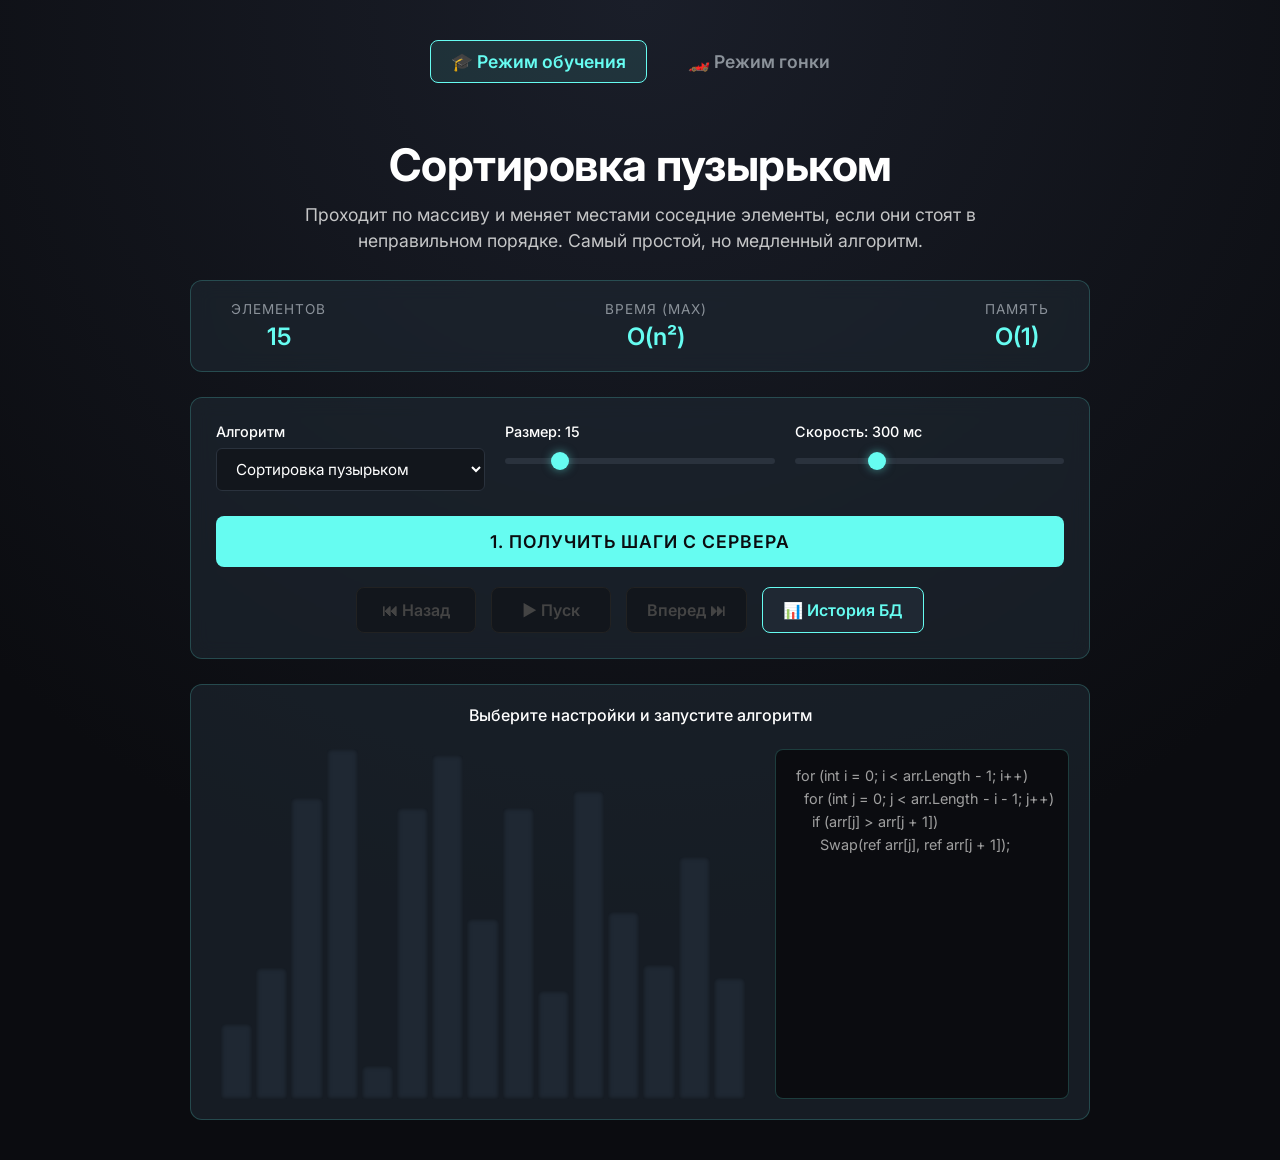
<file: src/AlgoViz.Client/index.html>
<!DOCTYPE html>
<html lang="ru">
<head>
    <meta charset="UTF-8">
    <meta name="viewport" content="width=device-width, initial-scale=1.0">
    <title>AlgoViz - Визуализатор алгоритмов</title>
    <link href="https://fonts.googleapis.com/css2?family=Inter:wght@400;500;600;700&display=swap" rel="stylesheet">
    <link rel="stylesheet" href="style.css">
</head>
<body>
    <div class="container">
        <nav class="top-nav">
            <a href="index.html" class="nav-link active">🎓 Режим обучения</a>
            <a href="race.html" class="nav-link">🏎️ Режим гонки</a>
        </nav>
        <div class="header-info">
            <h1 id="algo-title">Сортировка пузырьком</h1>
            <p id="algo-desc" class="description">Проходит по массиву и меняет местами соседние элементы, если они стоят в неправильном порядке.</p>
        </div>
        
        <div class="stats-panel">
            <div class="stat-box">
                <span class="stat-label">Элементов</span>
                <span id="el-count" class="stat-value highlight">15</span>
            </div>
            <div class="stat-box">
                <span class="stat-label">Время (Max)</span>
                <span id="time-complexity" class="stat-value highlight">O(n²)</span>
            </div>
            <div class="stat-box">
                <span class="stat-label">Память</span>
                <span id="space-complexity" class="stat-value highlight">O(1)</span>
            </div>
        </div>

        <div class="dashboard-panel">
            <div class="controls-grid">
                <div class="control-group">
                    <label>Алгоритм</label>
                    <select id="algorithmSelect" class="modern-select">
                        <option value="bubble">Сортировка пузырьком</option>
                        <option value="selection">Сортировка выбором</option>
                        <option value="quick">Быстрая сортировка</option>
                        <option value="merge">Сортировка слиянием</option>
                    </select>
                </div>

                <div class="control-group">
                    <label for="sizeSlider">Размер: <span id="sizeValue">15</span></label>
                    <input type="range" id="sizeSlider" min="5" max="60" value="15" class="modern-slider">
                </div>

                <div class="control-group">
                    <label for="speedSlider">Скорость: <span id="speedValue">300</span> мс</label>
                    <input type="range" id="speedSlider" min="10" max="1000" value="300" step="10" class="modern-slider">
                </div>
            </div>
            
           <div class="action-row">
                <button id="start-btn" class="glow-on-hover">1. Получить шаги с сервера</button>
            </div>

            <div class="player-controls">
                <button id="btn-prev" class="player-btn" disabled>⏮ Назад</button>
                <button id="btn-play-pause" class="player-btn" disabled>▶ Пуск</button>
                <button id="btn-next" class="player-btn" disabled>Вперед ⏭</button>
                <button id="btn-history" class="player-btn" style="border-color: var(--accent);">📊 История БД</button>
            </div>
        </div>

        <div class="visualization-wrapper">
            <p id="status-text">Выберите настройки и запустите алгоритм</p>
    
            <div class="viz-and-code-layout">
                <div id="visualization-container" class="visualization-container"></div>
        
                <div class="code-panel">
                    <pre id="code-block">
                        </pre>
                </div>
            </div>
        </div>
    </div>

    <div id="history-modal" class="modal">
    <div class="modal-content">
        <span class="close-btn" id="close-history">&times;</span>
        <h2>История запусков (PostgreSQL)</h2>
        <div class="table-container">
            <table class="history-table">
                <thead>
                    <tr>
                        <th>ID</th>
                        <th>Алгоритм</th>
                        <th>Размер</th>
                        <th>Шагов</th>
                        <th>Время запуска</th>
                    </tr>
                </thead>
                <tbody id="history-tbody"></tbody>
            </table>
        </div>
    </div>
</div>

    <script src="script.js"></script>
</body>
</html>
</file>
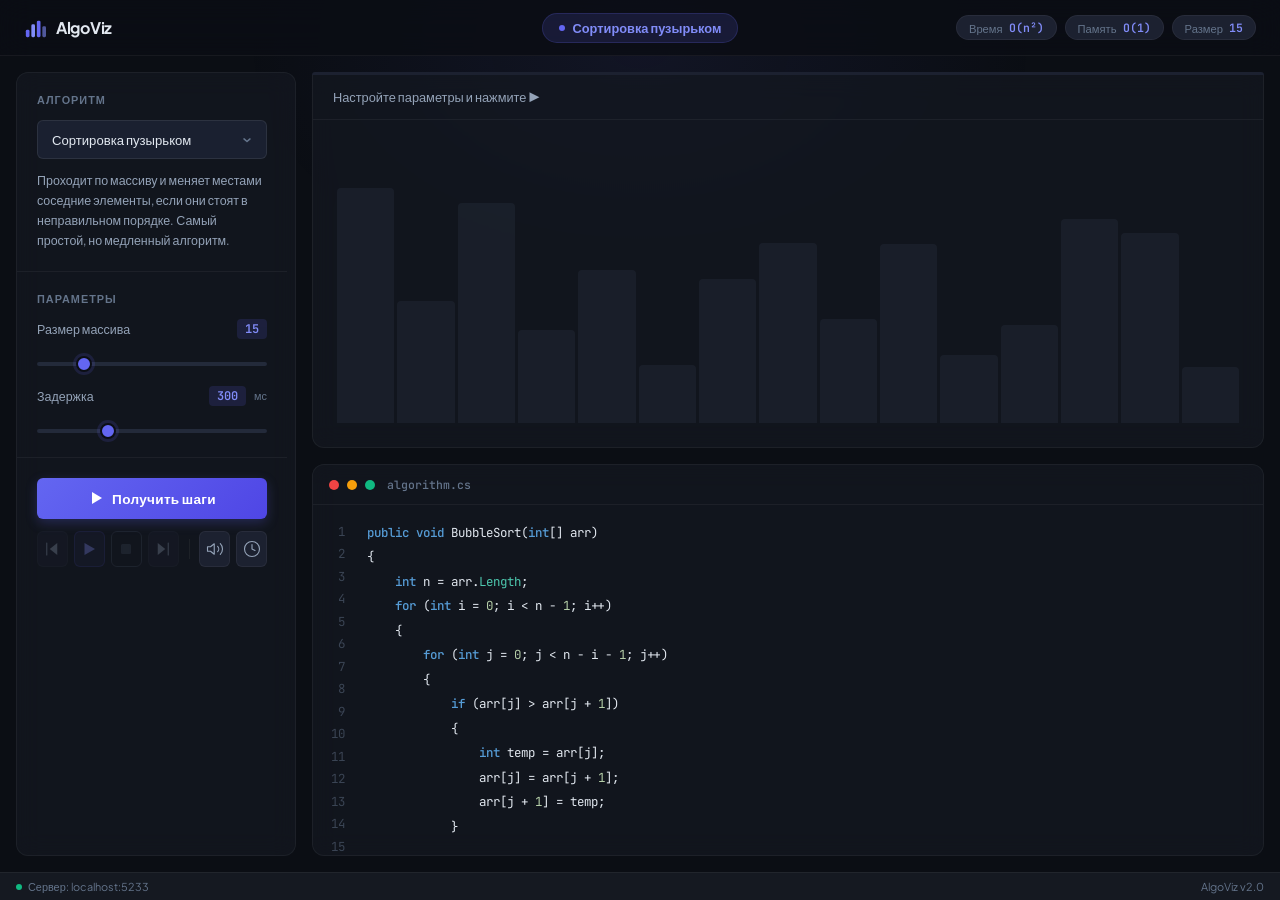
<file: src/AlgoViz.Api/AlgoViz.Api/wwwroot/index.html>
<!DOCTYPE html>
<html lang="ru">

<head>
    <meta charset="UTF-8">
    <meta name="viewport" content="width=device-width, initial-scale=1.0">
    <meta name="description"
        content="AlgoViz — интерактивный визуализатор алгоритмов сортировки с пошаговой анимацией и подсветкой кода.">
    <title>AlgoViz — Визуализатор алгоритмов</title>
    <link rel="icon" type="image/png" href="favicon.png">
    <link
        href="https://fonts.googleapis.com/css2?family=Plus+Jakarta+Sans:wght@400;500;600;700&family=JetBrains+Mono:wght@400;500&display=swap"
        rel="stylesheet">
    <link rel="stylesheet" href="style.css">
</head>

<body>
    <div class="app" id="app">

        <!-- Ambient background glow -->
        <div class="ambient-glow"></div>

        <!-- Top Navigation -->
        <header class="top-bar" id="top-bar">
            <div class="top-bar-left">
                <div class="logo">
                    <svg width="22" height="22" viewBox="0 0 24 24" fill="none">
                        <rect x="2" y="14" width="4" height="8" rx="1.5" fill="#6366F1" />
                        <rect x="8" y="8" width="4" height="14" rx="1.5" fill="#818CF8" />
                        <rect x="14" y="4" width="4" height="18" rx="1.5" fill="#6366F1" />
                        <rect x="20" y="10" width="4" height="12" rx="1.5" fill="#818CF8" opacity="0.6" />
                    </svg>
                    <span class="logo-text">AlgoViz</span>
                </div>
            </div>
            <div class="top-bar-center">
                <div class="algo-badge" id="algo-badge">
                    <span class="badge-dot"></span>
                    <span id="algo-title">Сортировка пузырьком</span>
                </div>
            </div>
            <div class="top-bar-right">
                <div class="complexity-pills">
                    <span class="pill" data-tooltip="Временная сложность (worst-case)">
                        <span class="pill-label">Время</span>
                        <span class="pill-value" id="time-complexity">O(n²)</span>
                    </span>
                    <span class="pill" data-tooltip="Пространственная сложность">
                        <span class="pill-label">Память</span>
                        <span class="pill-value" id="space-complexity">O(1)</span>
                    </span>
                    <span class="pill" data-tooltip="Количество элементов в массиве">
                        <span class="pill-label">Размер</span>
                        <span class="pill-value" id="el-count">15</span>
                    </span>
                </div>
            </div>
        </header>

        <!-- Main Content: 2-column layout (sidebar + center) -->
        <main class="main-content">

            <!-- Left Panel (Controls) -->
            <aside class="control-panel glass-card" id="control-panel">
                <div class="panel-section">
                    <h3 class="section-title">Алгоритм</h3>
                    <div class="select-wrapper">
                        <select id="algorithmSelect" class="custom-select">
                            <option value="bubble">Сортировка пузырьком</option>
                            <option value="selection">Сортировка выбором</option>
                            <option value="quick">Быстрая сортировка</option>
                            <option value="merge">Сортировка слиянием</option>
                        </select>
                        <svg class="select-chevron" width="16" height="16" viewBox="0 0 16 16" fill="currentColor">
                            <path
                                d="M4.427 6.427a.75.75 0 011.06-.073L8 8.57l2.513-2.216a.75.75 0 01.994 1.123l-3 2.646a.75.75 0 01-.994 0l-3-2.646a.75.75 0 01-.086-1.077z" />
                        </svg>
                    </div>
                    <p id="algo-desc" class="algo-description">Проходит по массиву и меняет местами соседние элементы,
                        если они стоят в неправильном порядке.</p>
                </div>

                <div class="panel-section">
                    <h3 class="section-title">Параметры</h3>
                    <div class="slider-group">
                        <div class="slider-header">
                            <label for="sizeSlider">Размер массива</label>
                            <span class="slider-badge" id="sizeValue">15</span>
                        </div>
                        <input type="range" id="sizeSlider" min="5" max="60" value="15" class="custom-slider">
                    </div>
                    <div class="slider-group">
                        <div class="slider-header">
                            <label for="speedSlider">Задержка</label>
                            <span class="slider-badge" id="speedValue">300</span>
                            <span class="slider-unit">мс</span>
                        </div>
                        <input type="range" id="speedSlider" min="10" max="1000" value="300" step="10"
                            class="custom-slider">
                    </div>
                </div>

                <div class="panel-section panel-actions">
                    <button id="start-btn" class="btn btn-primary"
                        data-tooltip="Отправить массив на сервер для расчёта шагов">
                        <svg width="16" height="16" viewBox="0 0 16 16" fill="currentColor">
                            <path d="M4 2l10 6-10 6V2z" />
                        </svg>
                        Получить шаги
                    </button>

                    <div class="player-row">
                        <!-- Step Backward -->
                        <button id="btn-prev" class="btn btn-icon" disabled data-tooltip="Предыдущий шаг">
                            <svg width="18" height="18" viewBox="0 0 24 24" fill="none" stroke="currentColor"
                                stroke-width="1.5" stroke-linecap="round" stroke-linejoin="round">
                                <polygon points="19,20 9,12 19,4" fill="currentColor" stroke="none" />
                                <line x1="5" y1="4" x2="5" y2="20" />
                            </svg>
                        </button>
                        <!-- Play / Pause -->
                        <button id="btn-play-pause" class="btn btn-icon btn-play" disabled data-tooltip="Пуск / Пауза">
                            <svg id="icon-play" width="18" height="18" viewBox="0 0 24 24" fill="currentColor"
                                stroke="none">
                                <polygon points="6,4 20,12 6,20" />
                            </svg>
                        </button>
                        <!-- Stop -->
                        <button id="btn-stop" class="btn btn-icon btn-stop" disabled
                            data-tooltip="Остановить и сбросить">
                            <svg width="18" height="18" viewBox="0 0 24 24" fill="none" stroke="currentColor"
                                stroke-width="1.5" stroke-linecap="round" stroke-linejoin="round">
                                <rect x="6" y="6" width="12" height="12" rx="1.5" fill="currentColor" />
                            </svg>
                        </button>
                        <!-- Step Forward -->
                        <button id="btn-next" class="btn btn-icon" disabled data-tooltip="Следующий шаг">
                            <svg width="18" height="18" viewBox="0 0 24 24" fill="none" stroke="currentColor"
                                stroke-width="1.5" stroke-linecap="round" stroke-linejoin="round">
                                <polygon points="5,4 15,12 5,20" fill="currentColor" stroke="none" />
                                <line x1="19" y1="4" x2="19" y2="20" />
                            </svg>
                        </button>
                        <div class="player-divider"></div>
                        <!-- Mute / Unmute -->
                        <button id="btn-mute" class="btn btn-icon" data-tooltip="Вкл/Выкл звук">
                            <svg id="icon-volume" width="18" height="18" viewBox="0 0 24 24" fill="none"
                                stroke="currentColor" stroke-width="1.5" stroke-linecap="round" stroke-linejoin="round">
                                <polygon points="11,5 6,9 2,9 2,15 6,15 11,19" fill="none" />
                                <path d="M15.54 8.46a5 5 0 0 1 0 7.07" />
                                <path d="M19.07 4.93a10 10 0 0 1 0 14.14" />
                            </svg>
                        </button>
                        <!-- History -->
                        <button id="btn-history" class="btn btn-icon" data-tooltip="История запусков из PostgreSQL">
                            <svg width="18" height="18" viewBox="0 0 24 24" fill="none" stroke="currentColor"
                                stroke-width="1.5" stroke-linecap="round" stroke-linejoin="round">
                                <circle cx="12" cy="12" r="10" />
                                <polyline points="12,6 12,12 16,14" />
                            </svg>
                        </button>
                    </div>
                </div>
            </aside>

            <!-- Center Section: Visualization on top + Code Panel below -->
            <section class="center-content">
                <!-- Visualization -->
                <div class="viz-section">
                    <!-- Progress bar -->
                    <div class="progress-track" id="progress-track">
                        <div class="progress-fill" id="progress-fill"></div>
                    </div>

                    <div class="viz-card glass-card">
                        <div class="viz-header">
                            <p id="status-text" class="status-text">Настройте параметры и нажмите ▶</p>
                        </div>
                        <div id="visualization-container" class="visualization-container">
                            <!-- Ghost bars (empty state) rendered by JS -->
                        </div>
                    </div>
                </div>

                <!-- Code Panel (now below visualization) -->
                <aside class="code-section glass-card" id="code-section">
                    <div class="code-header">
                        <div class="code-tab">
                            <span class="code-dot red"></span>
                            <span class="code-dot yellow"></span>
                            <span class="code-dot green"></span>
                            <span class="code-filename">algorithm.cs</span>
                        </div>
                    </div>
                    <div class="code-body">
                        <div class="line-numbers" id="line-numbers"></div>
                        <pre id="code-block" class="code-content"></pre>
                    </div>
                </aside>
            </section>
        </main>

        <!-- Status Bar -->
        <footer class="status-bar" id="status-bar">
            <span class="status-left">
                <span class="status-dot online"></span>
                Сервер: localhost:5233
            </span>
            <span class="status-center" id="step-counter"></span>
            <span class="status-right">AlgoViz v2.0</span>
        </footer>
    </div>

    <!-- History Modal -->
    <div id="history-modal" class="modal-overlay">
        <div class="modal glass-card">
            <div class="modal-header">
                <h2>История запусков</h2>
                <button class="btn btn-icon modal-close" id="close-history">
                    <svg width="16" height="16" viewBox="0 0 24 24" fill="none" stroke="currentColor" stroke-width="1.5"
                        stroke-linecap="round" stroke-linejoin="round">
                        <line x1="18" y1="6" x2="6" y2="18" />
                        <line x1="6" y1="6" x2="18" y2="18" />
                    </svg>
                </button>
            </div>
            <div class="table-scroll">
                <table class="data-table">
                    <thead>
                        <tr>
                            <th>ID</th>
                            <th>Алгоритм</th>
                            <th>Размер</th>
                            <th>Шагов</th>
                            <th>Дата</th>
                        </tr>
                    </thead>
                    <tbody id="history-tbody"></tbody>
                </table>
            </div>
        </div>
    </div>

    <script src="script.js"></script>
</body>

</html>
</file>
<file: src/AlgoViz.Client/style.css>
:root {
    --bg-color: #0b0c10;
    --panel-bg: rgba(31, 40, 51, 0.6);
    --border-color: rgba(102, 252, 241, 0.2);
    --text-main: #c5c6c7;
    --text-light: #ffffff;
    --accent: #66fcf1;
    --accent-hover: #45a29e;
    
    /* Цвета анимации */
    --bar-default: #1f2833;
    --bar-compared: #f2a900;
    --bar-swapped: #ff4081;
    --bar-sorted: #00e676;
}

* {
    box-sizing: border-box;
    margin: 0;
    padding: 0;
    font-family: 'Inter', sans-serif;
}

body {
    background-color: var(--bg-color);
    color: var(--text-main);
    display: flex;
    justify-content: center;
    padding: 40px 20px;
    min-height: 100vh;
    background-image: radial-gradient(circle at 50% 0%, #1a1e29 0%, transparent 70%);
}

.container {
    width: 100%;
    max-width: 900px;
    display: flex;
    flex-direction: column;
    gap: 25px;
}

.header-info {
    text-align: center;
}

h1 {
    color: var(--text-light);
    font-size: 2.8rem;
    font-weight: 700;
    margin-bottom: 10px;
    letter-spacing: -0.5px;
}

.description {
    font-size: 1.1rem;
    line-height: 1.5;
    max-width: 700px;
    margin: 0 auto;
}

/* Статистика */
.stats-panel {
    display: flex;
    justify-content: space-between;
    background: var(--panel-bg);
    backdrop-filter: blur(10px);
    border: 1px solid var(--border-color);
    border-radius: 12px;
    padding: 20px 40px;
}

.stat-box {
    display: flex;
    flex-direction: column;
    align-items: center;
    gap: 5px;
}

.stat-label {
    font-size: 0.85rem;
    text-transform: uppercase;
    letter-spacing: 1px;
    color: #8b929a;
}

.stat-value {
    font-size: 1.5rem;
    font-weight: 600;
    color: var(--accent);
}

/* Панель управления */
.dashboard-panel {
    background: var(--panel-bg);
    backdrop-filter: blur(10px);
    border: 1px solid var(--border-color);
    border-radius: 12px;
    padding: 25px;
}

.controls-grid {
    display: grid;
    grid-template-columns: repeat(3, 1fr);
    gap: 20px;
    margin-bottom: 25px;
}

.control-group {
    display: flex;
    flex-direction: column;
    gap: 8px;
}

label {
    font-size: 0.9rem;
    color: var(--text-light);
    font-weight: 500;
}

.modern-select {
    width: 100%;
    padding: 10px 15px;
    background-color: #12161c;
    color: var(--text-light);
    border: 1px solid #2a323d;
    border-radius: 6px;
    font-size: 0.95rem;
    outline: none;
    cursor: pointer;
}

.modern-slider {
    -webkit-appearance: none;
    width: 100%;
    height: 6px;
    background: #2a323d;
    border-radius: 3px;
    outline: none;
    margin-top: 10px;
}

.modern-slider::-webkit-slider-thumb {
    -webkit-appearance: none;
    appearance: none;
    width: 18px;
    height: 18px;
    border-radius: 50%;
    background: var(--accent);
    cursor: pointer;
    box-shadow: 0 0 10px rgba(102, 252, 241, 0.5);
}

.action-row {
    display: flex;
    justify-content: center;
}

.glow-on-hover {
    width: 100%;
    padding: 15px;
    border: none;
    outline: none;
    color: #0b0c10;
    background: var(--accent);
    cursor: pointer;
    position: relative;
    z-index: 0;
    border-radius: 8px;
    font-size: 1.1rem;
    font-weight: 600;
    text-transform: uppercase;
    letter-spacing: 1px;
    transition: all 0.3s ease;
}

.glow-on-hover:hover {
    background: var(--accent-hover);
    box-shadow: 0 0 15px var(--accent-hover);
}

.glow-on-hover:disabled {
    background: #2a323d;
    color: #555;
    cursor: not-allowed;
    box-shadow: none;
}

/* Визуализация */
.visualization-wrapper {
    background: var(--panel-bg);
    border: 1px solid var(--border-color);
    border-radius: 12px;
    padding: 20px;
}

#status-text {
    text-align: center;
    color: var(--text-light);
    font-weight: 500;
    margin-bottom: 20px;
    min-height: 24px;
}

.visualization-container {
    height: 350px;
    display: flex;
    align-items: flex-end;
    justify-content: center;
    gap: 4px;
    padding: 0 10px;
}

.bar {
    flex: 1;
    background-color: var(--bar-default);
    border-radius: 4px 4px 0 0;
    transition: background-color 0.15s ease, height 0.15s ease;
    box-shadow: inset 0 0 5px rgba(0,0,0,0.5);
}

/* Неоновые эффекты состояний */
.bar.compared { 
    background-color: var(--bar-compared); 
    box-shadow: 0 0 15px var(--bar-compared);
}
.bar.swapped { 
    background-color: var(--bar-swapped); 
    box-shadow: 0 0 15px var(--bar-swapped);
}
.bar.sorted { 
    background-color: var(--bar-sorted); 
    box-shadow: 0 0 15px var(--bar-sorted);
}

/* Стили для плеера управления */
.player-controls {
    display: flex;
    justify-content: center;
    gap: 15px;
    margin-top: 20px;
}

.player-btn {
    background-color: #1f2833;
    color: var(--accent);
    border: 1px solid var(--border-color);
    padding: 12px 20px;
    border-radius: 8px;
    cursor: pointer;
    font-weight: 600;
    font-size: 1rem;
    transition: all 0.2s ease;
    min-width: 120px;
}

.player-btn:hover:not(:disabled) {
    background-color: var(--accent);
    color: #0b0c10;
    box-shadow: 0 0 10px var(--accent-hover);
}

.player-btn:disabled {
    background-color: #12161c;
    color: #444;
    border-color: #222;
    cursor: not-allowed;
    box-shadow: none;
}

/* --- МОДАЛЬНОЕ ОКНО ДАШБОРДА --- */
.modal {
    display: none; /* Скрыто по умолчанию */
    position: fixed;
    z-index: 1000;
    left: 0;
    top: 0;
    width: 100%;
    height: 100%;
    background-color: rgba(11, 12, 16, 0.85); /* Полупрозрачный фон */
    backdrop-filter: blur(5px);
}

.modal-content {
    background-color: var(--panel-bg);
    margin: 10% auto;
    padding: 30px;
    border: 1px solid var(--border-color);
    border-radius: 12px;
    width: 80%;
    max-width: 800px;
    box-shadow: 0 0 30px rgba(102, 252, 241, 0.1);
    position: relative;
    color: var(--text-light);
}

.modal-content h2 {
    margin-bottom: 20px;
    color: var(--accent);
}

.close-btn {
    position: absolute;
    top: 20px;
    right: 25px;
    color: #8b929a;
    font-size: 28px;
    font-weight: bold;
    cursor: pointer;
}

.close-btn:hover {
    color: #ff4081;
}

/* Таблица истории */
.table-container {
    max-height: 400px;
    overflow-y: auto;
}

.history-table {
    width: 100%;
    border-collapse: collapse;
    text-align: left;
}

.history-table th, .history-table td {
    padding: 12px 15px;
    border-bottom: 1px solid rgba(255, 255, 255, 0.05);
}

.history-table th {
    background-color: rgba(0, 0, 0, 0.2);
    color: var(--accent);
    font-weight: 600;
    position: sticky;
    top: 0;
}

.history-table tr:hover {
    background-color: rgba(255, 255, 255, 0.05);
}

/* --- СТИЛИ ДЛЯ ПАНЕЛИ КОДА --- */
.viz-and-code-layout {
    display: flex;
    gap: 20px;
}

.visualization-container {
    flex: 2; /* График занимает 2/3 ширины */
    /* Убедись, что старая высота (height: 350px) и остальные свойства остались! */
}

.code-panel {
    flex: 1; /* Код занимает 1/3 ширины */
    background-color: #0b0c10;
    border: 1px solid var(--border-color);
    border-radius: 8px;
    padding: 15px;
    font-family: 'Courier New', Courier, monospace;
    font-size: 0.9rem;
    color: #a0a0a0;
    overflow-x: auto;
}

.code-line {
    padding: 2px 5px;
    border-radius: 3px;
    margin-bottom: 2px;
    transition: all 0.2s ease;
}

/* Свечение активной строки кода */
.code-line.active {
    background-color: rgba(102, 252, 241, 0.2);
    color: var(--accent);
    box-shadow: inset 2px 0 0 var(--accent);
    font-weight: bold;
}

.top-nav {
    display: flex;
    justify-content: center;
    gap: 20px;
    margin-bottom: 30px;
}

.nav-link {
    color: #8b929a;
    text-decoration: none;
    font-size: 1.1rem;
    font-weight: 600;
    padding: 10px 20px;
    border-radius: 8px;
    transition: all 0.3s ease;
    border: 1px solid transparent;
}

.nav-link:hover {
    color: var(--text-light);
    background-color: rgba(255, 255, 255, 0.05);
}

.nav-link.active {
    color: var(--accent);
    border-color: var(--accent);
    background-color: rgba(102, 252, 241, 0.1);
}

/* --- СЕТКА ДЛЯ РЕЖИМА ГОНКИ --- */
.race-layout {
    display: flex;
    gap: 20px;
    margin-top: 20px;
}

.competitor {
    flex: 1;
    background: var(--panel-bg);
    border: 1px solid var(--border-color);
    border-radius: 12px;
    padding: 20px;
    display: flex;
    flex-direction: column;
    gap: 15px;
}

.competitor h3 {
    text-align: center;
    color: var(--text-light);
    margin-bottom: 10px;
}

/* Делаем графики в гонке чуть компактнее */
.competitor .visualization-container {
    height: 250px;
    min-height: 250px; /* Жестко фиксируем минимальную высоту */
    flex-shrink: 0;    /* Запрещаем Flexbox'у сплющивать этот блок */
    width: 100%;       /* Растягиваем на всю ширину карточки */
}
</file>
<file: src/AlgoViz.Api/AlgoViz.Api/wwwroot/style.css>
/* ================================================================
   AlgoViz v2.0 — Modern SaaS / Refined Dark
   Inspired by Linear.app, Vercel, modern crypto dashboards
   ================================================================ */

/* ── Design Tokens ───────────────────────────────── */
:root {
    /* Backgrounds */
    --bg-deep: #0B0E14;
    --bg-surface: #151921;
    --bg-elevated: #1C2130;
    --bg-hover: #232A3A;
    --bg-input: #1A2030;

    /* Borders */
    --border-subtle: rgba(255, 255, 255, 0.05);
    --border-default: rgba(255, 255, 255, 0.08);
    --border-focus: rgba(99, 102, 241, 0.5);

    /* Accent — Electric Indigo */
    --accent: #6366F1;
    --accent-light: #818CF8;
    --accent-dark: #4F46E5;
    --accent-glow: rgba(99, 102, 241, 0.15);
    --accent-glow-strong: rgba(99, 102, 241, 0.3);

    /* Semantic */
    --success: #10B981;
    --warning: #F59E0B;
    --danger: #EF4444;

    /* Text */
    --text-primary: #E2E8F0;
    --text-secondary: #94A3B8;
    --text-muted: #64748B;
    --text-accent: var(--accent-light);

    /* Bar colours */
    --bar-idle: linear-gradient(to top, #2D3548, #3B4560);
    --bar-compared: linear-gradient(to top, #F59E0B, #D97706);
    --bar-swapped: linear-gradient(to top, #6366F1, #4F46E5);
    --bar-sorted: linear-gradient(to top, #10B981, #059669);

    /* Typography */
    --font-sans: 'Plus Jakarta Sans', -apple-system, BlinkMacSystemFont, sans-serif;
    --font-mono: 'JetBrains Mono', 'Fira Code', Consolas, monospace;

    /* Motion */
    --ease: cubic-bezier(0.4, 0, 0.2, 1);
    --duration: 0.25s;

    /* Layout */
    --radius-sm: 6px;
    --radius-md: 12px;
    --radius-lg: 16px;
    --topbar-h: 56px;
    --statusbar-h: 28px;
}

/* ── Reset ───────────────────────────────────────── */
*,
*::before,
*::after {
    box-sizing: border-box;
    margin: 0;
    padding: 0;
}

::selection {
    background: var(--accent-glow-strong);
    color: #fff;
}

body {
    font-family: var(--font-sans);
    background: var(--bg-deep);
    color: var(--text-primary);
    min-height: 100vh;
    overflow: hidden;
    -webkit-font-smoothing: antialiased;
    -moz-osx-font-smoothing: grayscale;
}

/* ── App Shell ───────────────────────────────────── */
.app {
    display: flex;
    flex-direction: column;
    height: 100vh;
    position: relative;
}

/* ── Ambient Background Glow ─────────────────────── */
.ambient-glow {
    position: fixed;
    top: -200px;
    left: 50%;
    transform: translateX(-50%);
    width: 800px;
    height: 500px;
    background: radial-gradient(ellipse, rgba(99, 102, 241, 0.08) 0%, transparent 70%);
    pointer-events: none;
    z-index: 0;
}

/* ── Glass Card Mixin ────────────────────────────── */
.glass-card {
    background: rgba(21, 25, 33, 0.7);
    backdrop-filter: blur(12px);
    -webkit-backdrop-filter: blur(12px);
    border: 1px solid var(--border-subtle);
    border-radius: var(--radius-md);
}

/* ================================================================
   TOP BAR
   ================================================================ */
.top-bar {
    height: var(--topbar-h);
    display: flex;
    align-items: center;
    justify-content: space-between;
    padding: 0 24px;
    background: rgba(11, 14, 20, 0.85);
    backdrop-filter: blur(16px);
    -webkit-backdrop-filter: blur(16px);
    border-bottom: 1px solid var(--border-subtle);
    position: relative;
    z-index: 10;
    flex-shrink: 0;
}

.top-bar-left,
.top-bar-center,
.top-bar-right {
    display: flex;
    align-items: center;
}

.top-bar-left {
    flex: 1;
}

.top-bar-center {
    flex: 0 0 auto;
}

.top-bar-right {
    flex: 1;
    justify-content: flex-end;
}

/* Logo */
.logo {
    display: flex;
    align-items: center;
    gap: 10px;
}

.logo-text {
    font-size: 1rem;
    font-weight: 700;
    letter-spacing: -0.3px;
    color: var(--text-primary);
}

/* Algorithm Badge */
.algo-badge {
    display: flex;
    align-items: center;
    gap: 8px;
    padding: 6px 16px;
    background: var(--accent-glow);
    border: 1px solid rgba(99, 102, 241, 0.2);
    border-radius: 20px;
    font-size: 0.8rem;
    font-weight: 600;
    color: var(--accent-light);
    transition: all var(--duration) var(--ease);
}

.badge-dot {
    width: 6px;
    height: 6px;
    background: var(--accent);
    border-radius: 50%;
    animation: pulse-dot 2s ease-in-out infinite;
}

@keyframes pulse-dot {

    0%,
    100% {
        opacity: 1;
        transform: scale(1);
    }

    50% {
        opacity: 0.5;
        transform: scale(0.7);
    }
}

/* Complexity Pills */
.complexity-pills {
    display: flex;
    gap: 8px;
}

.pill {
    display: flex;
    align-items: center;
    gap: 6px;
    padding: 4px 12px;
    background: var(--bg-elevated);
    border: 1px solid var(--border-subtle);
    border-radius: 20px;
    font-size: 0.7rem;
    cursor: default;
    position: relative;
    transition: all var(--duration) var(--ease);
}

.pill:hover {
    border-color: var(--border-default);
    background: var(--bg-hover);
}

.pill-label {
    color: var(--text-muted);
    font-weight: 500;
}

.pill-value {
    color: var(--text-accent);
    font-weight: 600;
    font-family: var(--font-mono);
    font-size: 0.72rem;
}

/* ================================================================
   MAIN CONTENT — 2-column: sidebar + center
   ================================================================ */
.main-content {
    display: flex;
    flex: 1;
    gap: 16px;
    padding: 16px;
    overflow: hidden;
    position: relative;
    z-index: 1;
}

/* Center wrapper: viz on top, code below */
.center-content {
    flex: 1;
    display: flex;
    flex-direction: column;
    gap: 16px;
    min-width: 0;
    overflow-y: auto;
}

/* ================================================================
   CONTROL PANEL (Left Sidebar)
   ================================================================ */
.control-panel {
    width: 280px;
    min-width: 280px;
    display: flex;
    flex-direction: column;
    overflow-x: hidden;
    overflow-y: auto;
    flex-shrink: 0;
}

.panel-section {
    padding: 20px;
    border-bottom: 1px solid var(--border-subtle);
}

.panel-section:last-child {
    border-bottom: none;
}

.section-title {
    font-size: 0.68rem;
    font-weight: 600;
    letter-spacing: 1px;
    text-transform: uppercase;
    color: var(--text-muted);
    margin-bottom: 14px;
}

/* Algorithm Description */
.algo-description {
    margin-top: 12px;
    font-size: 0.78rem;
    color: var(--text-secondary);
    line-height: 1.6;
    word-wrap: break-word;
    overflow-wrap: break-word;
    hyphens: auto;
}

/* Select */
.select-wrapper {
    position: relative;
}

.custom-select {
    width: 100%;
    padding: 10px 36px 10px 14px;
    background: var(--bg-input);
    color: var(--text-primary);
    border: 1px solid var(--border-default);
    border-radius: var(--radius-sm);
    font-family: var(--font-sans);
    font-size: 0.82rem;
    font-weight: 500;
    outline: none;
    cursor: pointer;
    appearance: none;
    -webkit-appearance: none;
    transition: all var(--duration) var(--ease);
}

.custom-select:focus {
    border-color: var(--accent);
    box-shadow: 0 0 0 3px var(--accent-glow);
}

.select-chevron {
    position: absolute;
    right: 12px;
    top: 50%;
    transform: translateY(-50%);
    color: var(--text-muted);
    pointer-events: none;
}

/* Sliders */
.slider-group {
    margin-bottom: 16px;
}

.slider-group:last-child {
    margin-bottom: 0;
}

.slider-header {
    display: flex;
    align-items: center;
    gap: 8px;
    margin-bottom: 10px;
}

.slider-header label {
    font-size: 0.78rem;
    color: var(--text-secondary);
    font-weight: 500;
    flex: 1;
}

.slider-badge {
    font-family: var(--font-mono);
    font-size: 0.75rem;
    font-weight: 600;
    color: var(--accent-light);
    background: var(--accent-glow);
    padding: 2px 8px;
    border-radius: 4px;
}

.slider-unit {
    font-size: 0.68rem;
    color: var(--text-muted);
}

.custom-slider {
    -webkit-appearance: none;
    width: 100%;
    height: 4px;
    background: var(--bg-hover);
    border-radius: 2px;
    outline: none;
    position: relative;
}

.custom-slider::-webkit-slider-thumb {
    -webkit-appearance: none;
    width: 16px;
    height: 16px;
    border-radius: 50%;
    background: var(--accent);
    cursor: pointer;
    border: 2px solid var(--bg-deep);
    box-shadow: 0 0 0 3px var(--accent-glow);
    transition: all var(--duration) var(--ease);
}

.custom-slider::-webkit-slider-thumb:hover {
    transform: scale(1.15);
    box-shadow: 0 0 0 5px var(--accent-glow-strong);
}

.custom-slider::-moz-range-thumb {
    width: 16px;
    height: 16px;
    border-radius: 50%;
    background: var(--accent);
    cursor: pointer;
    border: 2px solid var(--bg-deep);
}

/* Buttons */
.btn {
    font-family: var(--font-sans);
    font-weight: 600;
    cursor: pointer;
    border: none;
    outline: none;
    transition: all var(--duration) var(--ease);
    position: relative;
}

.btn:active:not(:disabled) {
    transform: scale(0.97);
}

.btn-primary {
    width: 100%;
    display: flex;
    align-items: center;
    justify-content: center;
    gap: 8px;
    padding: 12px 20px;
    background: linear-gradient(135deg, var(--accent), var(--accent-dark));
    color: #fff;
    border-radius: var(--radius-sm);
    font-size: 0.85rem;
    letter-spacing: 0.3px;
    box-shadow: 0 4px 12px rgba(99, 102, 241, 0.25);
}

.btn-primary:hover:not(:disabled) {
    transform: translateY(-1px);
    box-shadow: 0 6px 20px rgba(99, 102, 241, 0.35);
}

.btn-primary:disabled {
    opacity: 0.4;
    cursor: not-allowed;
    transform: none;
    box-shadow: none;
}

.btn-icon {
    width: 40px;
    height: 36px;
    display: flex;
    align-items: center;
    justify-content: center;
    background: var(--bg-elevated);
    border: 1px solid var(--border-subtle);
    border-radius: var(--radius-sm);
    color: var(--text-secondary);
    font-size: 0.85rem;
}

.btn-icon:hover:not(:disabled) {
    background: var(--bg-hover);
    color: var(--text-primary);
    border-color: var(--border-default);
    transform: translateY(-1px);
}

.btn-icon:disabled {
    opacity: 0.3;
    cursor: not-allowed;
}

.btn-icon.muted {
    color: var(--text-muted);
    opacity: 0.5;
}

.btn-play {
    background: var(--accent-glow);
    border-color: rgba(99, 102, 241, 0.3);
    color: var(--accent-light);
}

.btn-play:hover:not(:disabled) {
    background: var(--accent-glow-strong);
    border-color: var(--accent);
}

/* Player Row */
.panel-actions {
    display: flex;
    flex-direction: column;
    gap: 12px;
}

.player-row {
    display: flex;
    gap: 6px;
    align-items: center;
}

.player-divider {
    width: 1px;
    height: 20px;
    background: var(--border-subtle);
    margin: 0 4px;
}

/* Stop button ────────────────────────────────────── */

/* Disabled: muted & nearly invisible */
.btn-stop:disabled {
    opacity: 0.15;
    background: transparent;
    border: 1px solid var(--text-muted);
    color: var(--text-muted);
    cursor: not-allowed;
    box-shadow: none;
    transform: none;
}

/* Active: matches indigo play-button style */
.btn-stop:not(:disabled) {
    background: var(--accent-glow);
    border: 1px solid rgba(99, 102, 241, 0.3);
    color: var(--accent-light);
    opacity: 1;
}

/* Hover: red warning accent (must come AFTER :not(:disabled) to win specificity) */
.btn-stop:hover:not(:disabled) {
    background: rgba(239, 68, 68, 0.2);
    border-color: rgba(239, 68, 68, 0.5);
    color: #FCA5A5 !important;
}

/* ================================================================
   VISUALIZATION SECTION
   ================================================================ */
.viz-section {
    flex: 1;
    display: flex;
    flex-direction: column;
    min-width: 0;
    gap: 0;
}

/* Progress Track */
.progress-track {
    height: 3px;
    background: var(--bg-elevated);
    border-radius: 3px 3px 0 0;
    overflow: hidden;
    flex-shrink: 0;
}

.progress-fill {
    height: 100%;
    width: 0%;
    background: linear-gradient(90deg, var(--accent), var(--accent-light));
    border-radius: 3px;
    transition: width 0.15s var(--ease);
}

/* Viz Card */
.viz-card {
    flex: 1;
    display: flex;
    flex-direction: column;
    overflow: hidden;
    border-radius: 0 0 var(--radius-md) var(--radius-md);
    border-top: none;
}

.viz-header {
    padding: 14px 20px;
    border-bottom: 1px solid var(--border-subtle);
    flex-shrink: 0;
}

.status-text {
    font-size: 0.8rem;
    color: var(--text-secondary);
    font-weight: 500;
}

/* Visualization Container */
.visualization-container {
    flex: 1;
    display: flex;
    align-items: flex-end;
    justify-content: center;
    gap: 3px;
    padding: 32px 24px 24px;
    min-height: 200px;
}

/* ── Bars ── */
.bar {
    flex: 1;
    background: var(--bar-idle);
    border-radius: 4px 4px 0 0;
    min-width: 3px;
    transition: background 0.15s var(--ease),
        height 0.15s var(--ease),
        box-shadow 0.15s var(--ease),
        transform 0.15s var(--ease);
}

.bar.compared {
    background: var(--bar-compared);
    box-shadow: 0 0 12px rgba(245, 158, 11, 0.3);
    animation: bar-pulse 0.6s var(--ease) infinite alternate;
}

.bar.swapped {
    background: var(--bar-swapped);
    box-shadow: 0 0 20px rgba(99, 102, 241, 0.55), 0 0 40px rgba(99, 102, 241, 0.2);
    transform: translateY(-4px) scaleY(1.03);
    filter: brightness(1.2);
}

.bar.sorted {
    background: var(--bar-sorted);
    box-shadow: 0 0 8px rgba(16, 185, 129, 0.2);
}

/* Ghost bars (empty state) */
.bar.ghost {
    background: rgba(45, 53, 72, 0.3);
    animation: ghost-breathe 2s var(--ease) infinite alternate;
}

@keyframes bar-pulse {
    from {
        box-shadow: 0 0 8px rgba(245, 158, 11, 0.2);
    }

    to {
        box-shadow: 0 0 18px rgba(245, 158, 11, 0.45);
    }
}

@keyframes ghost-breathe {
    from {
        opacity: 0.3;
    }

    to {
        opacity: 0.6;
    }
}

/* ================================================================
   CODE SECTION (Below Visualization)
   ================================================================ */
.code-section {
    width: 100%;
    display: flex;
    flex-direction: column;
    overflow: hidden;
    flex-shrink: 0;
}

.code-header {
    padding: 12px 16px;
    border-bottom: 1px solid var(--border-subtle);
    flex-shrink: 0;
}

.code-tab {
    display: flex;
    align-items: center;
    gap: 8px;
    font-size: 0.75rem;
    color: var(--text-secondary);
    font-weight: 500;
}

.code-dot {
    width: 10px;
    height: 10px;
    border-radius: 50%;
}

.code-dot.red {
    background: #EF4444;
}

.code-dot.yellow {
    background: #F59E0B;
}

.code-dot.green {
    background: #10B981;
}

.code-filename {
    margin-left: 4px;
    font-family: var(--font-mono);
    font-size: 0.72rem;
    color: var(--text-muted);
}

.code-body {
    display: flex;
    max-height: 350px;
    overflow-x: hidden;
    overflow-y: auto;
    padding: 16px 0;
    min-width: 0;
}

.line-numbers {
    display: flex;
    flex-direction: column;
    padding: 0 12px 0 18px;
    color: var(--text-muted);
    font-family: var(--font-mono);
    font-size: 0.78rem;
    line-height: 1.8;
    text-align: right;
    user-select: none;
    flex-shrink: 0;
    min-width: 36px;
    opacity: 0.5;
}

.code-content {
    flex: 1;
    min-width: 0;
    margin: 0;
    padding: 0 18px 0 0;
    font-family: var(--font-mono);
    font-size: 0.78rem;
    line-height: 1.8;
    color: var(--text-primary);
    white-space: pre;
    overflow-x: auto;
    overflow-wrap: normal;
    word-break: normal;
}

.code-line {
    padding: 1px 8px;
    border-radius: 3px;
    border-left: 2px solid transparent;
    transition: all 0.15s var(--ease);
}

.code-line.active {
    background: var(--accent-glow);
    border-left-color: var(--accent);
    color: var(--accent-light);
}

.line-number {
    transition: opacity var(--duration) var(--ease);
}

.line-number.active {
    opacity: 1;
    color: var(--accent-light);
}

/* ── Syntax Highlighting ─────────────────────────────── */
.hljs-keyword {
    color: #569CD6;
    font-weight: 500;
}

.hljs-type {
    color: #4EC9B0;
}

.hljs-number {
    color: #B5CEA8;
}

.hljs-comment {
    color: #6A9955;
    font-style: italic;
}

/* ================================================================
   STATUS BAR
   ================================================================ */
.status-bar {
    height: var(--statusbar-h);
    display: flex;
    align-items: center;
    justify-content: space-between;
    padding: 0 16px;
    background: var(--bg-surface);
    border-top: 1px solid var(--border-subtle);
    font-size: 0.68rem;
    color: var(--text-muted);
    flex-shrink: 0;
    z-index: 10;
}

.status-left,
.status-center,
.status-right {
    display: flex;
    align-items: center;
    gap: 6px;
}

.status-dot {
    width: 6px;
    height: 6px;
    border-radius: 50%;
}

.status-dot.online {
    background: var(--success);
}

/* ================================================================
   MODAL
   ================================================================ */
.modal-overlay {
    display: none;
    position: fixed;
    inset: 0;
    z-index: 100;
    background: rgba(0, 0, 0, 0.6);
    backdrop-filter: blur(6px);
    -webkit-backdrop-filter: blur(6px);
    animation: fade-in 0.2s var(--ease);
}

.modal-overlay .modal {
    width: 90%;
    max-width: 680px;
    margin: 10vh auto;
    overflow: hidden;
    animation: slide-up 0.3s var(--ease);
}

@keyframes fade-in {
    from {
        opacity: 0;
    }

    to {
        opacity: 1;
    }
}

@keyframes slide-up {
    from {
        opacity: 0;
        transform: translateY(20px);
    }

    to {
        opacity: 1;
        transform: translateY(0);
    }
}

.modal-header {
    display: flex;
    justify-content: space-between;
    align-items: center;
    padding: 18px 24px;
    border-bottom: 1px solid var(--border-subtle);
}

.modal-header h2 {
    font-size: 0.95rem;
    font-weight: 600;
    color: var(--text-primary);
}

.modal-close {
    width: 32px !important;
    height: 32px !important;
}

.table-scroll {
    max-height: 400px;
    overflow-y: auto;
}

.data-table {
    width: 100%;
    border-collapse: collapse;
    font-size: 0.8rem;
}

.data-table th,
.data-table td {
    padding: 12px 20px;
    border-bottom: 1px solid var(--border-subtle);
    text-align: left;
}

.data-table th {
    background: var(--bg-deep);
    color: var(--text-muted);
    font-size: 0.68rem;
    font-weight: 600;
    text-transform: uppercase;
    letter-spacing: 0.5px;
    position: sticky;
    top: 0;
}

.data-table tbody tr {
    transition: background var(--duration) var(--ease);
}

.data-table tbody tr:hover {
    background: var(--bg-hover);
}

/* ================================================================
   TOOLTIPS
   ================================================================ */
[data-tooltip] {
    position: relative;
}

[data-tooltip]::after {
    content: attr(data-tooltip);
    position: absolute;
    bottom: calc(100% + 8px);
    left: 50%;
    transform: translateX(-50%) translateY(4px);
    padding: 6px 10px;
    background: var(--bg-elevated);
    color: var(--text-primary);
    border: 1px solid var(--border-default);
    border-radius: var(--radius-sm);
    font-size: 0.68rem;
    font-weight: 500;
    white-space: normal;
    max-width: 200px;
    text-align: center;
    pointer-events: none;
    opacity: 0;
    transition: opacity 0.2s var(--ease), transform 0.2s var(--ease);
    z-index: 100;
}

[data-tooltip]:hover::after {
    opacity: 1;
    transform: translateX(-50%) translateY(0);
}

/* ── Top-bar tooltips open DOWNWARD (pills are at viewport top) ── */
.top-bar [data-tooltip]::after {
    bottom: auto;
    top: calc(100% + 8px);
    transform: translateX(-50%) translateY(-4px);
}

.top-bar [data-tooltip]:hover::after {
    opacity: 1;
    transform: translateX(-50%) translateY(0);
}

/* Smart tooltip alignment for edge pills */
.top-bar .pill:first-child[data-tooltip]::after {
    left: 0;
    transform: translateX(0) translateY(-4px);
    text-align: left;
}

.top-bar .pill:first-child[data-tooltip]:hover::after {
    transform: translateX(0) translateY(0);
}

.top-bar .pill:last-child[data-tooltip]::after {
    left: auto;
    right: 0;
    transform: translateX(0) translateY(-4px);
    text-align: right;
}

.top-bar .pill:last-child[data-tooltip]:hover::after {
    transform: translateX(0) translateY(0);
}

/* ================================================================
   SCROLLBAR
   ================================================================ */
::-webkit-scrollbar {
    width: 8px;
    height: 8px;
}

::-webkit-scrollbar-track {
    background: transparent;
}

::-webkit-scrollbar-thumb {
    background: rgba(148, 163, 184, 0.2);
    border-radius: 4px;
}

::-webkit-scrollbar-thumb:hover {
    background: rgba(148, 163, 184, 0.4);
}

/* Ensure sidebars always show scrollbar track */
.control-panel {
    scrollbar-gutter: stable;
}

/* ================================================================
   RESPONSIVE
   ================================================================ */
@media (max-width: 1100px) {
    .complexity-pills {
        display: none;
    }
}

/* ── Mobile: single-column scrollable layout ── */
@media (max-width: 768px) {
    body {
        overflow: auto;
    }

    .app {
        height: auto !important;
        min-height: 100vh;
        overflow-y: auto !important;
    }



    .main-content {
        display: flex !important;
        flex-direction: column !important;
        height: auto !important;
        padding: 12px;
        gap: 12px;
        overflow: visible;
    }

    .center-content {
        display: flex !important;
        flex-direction: column !important;
        height: auto !important;
        overflow-y: visible;
        width: 100%;
    }

    .control-panel {
        width: 100%;
        min-width: 100%;
        overflow-y: visible;
        flex-shrink: 0;
        scrollbar-gutter: auto;
        flex-direction: row;
        flex-wrap: wrap;
    }

    .panel-section {
        flex: 1;
        min-width: 200px;
    }

    /* ── Rigid height chain + animation isolation ── */
    /* Prevent the whole page from reacting to bar animations */
    .viz-section {
        height: 400px !important;
        min-height: 400px !important;
        display: flex !important;
        flex-direction: column !important;
        overflow: hidden !important;
        contain: paint; /* Tells browser: internal changes don't affect outside layout */
    }

    .viz-card {
        flex: 1 !important;
        display: flex !important;
        flex-direction: column !important;
        height: 100% !important;
        overflow: hidden !important;
    }

    #visualization-container {
        flex: 1 !important;
        height: 300px !important;
        min-height: 300px !important;
        display: flex !important;
        align-items: flex-end !important;
        padding-top: 15px !important;   /* Safe zone for translateY(-4px) jump */
        padding-bottom: 10px !important;
        overflow: hidden !important;
    }

    /* Prevent the code section from shifting */
    .code-section {
        margin-top: 10px;
        flex-shrink: 0 !important;
        max-height: 350px;
        overflow-y: auto;
    }

    /* Top bar adjustments */
    .top-bar {
        height: auto;
        min-height: var(--topbar-h);
        padding: 8px 12px;
        flex-wrap: wrap;
        gap: 8px;
    }

    .top-bar-left,
    .top-bar-center,
    .top-bar-right {
        flex: 0 0 auto;
    }

    .algo-badge {
        font-size: 0.72rem;
        padding: 4px 10px;
    }
}

@media (max-width: 500px) {
    .control-panel {
        flex-direction: column;
    }

    .panel-section {
        min-width: 100%;
    }

    .top-bar-center {
        display: none;
    }

    .complexity-pills {
        display: none;
    }

    .logo-text {
        font-size: 0.85rem;
    }
}
</file>
